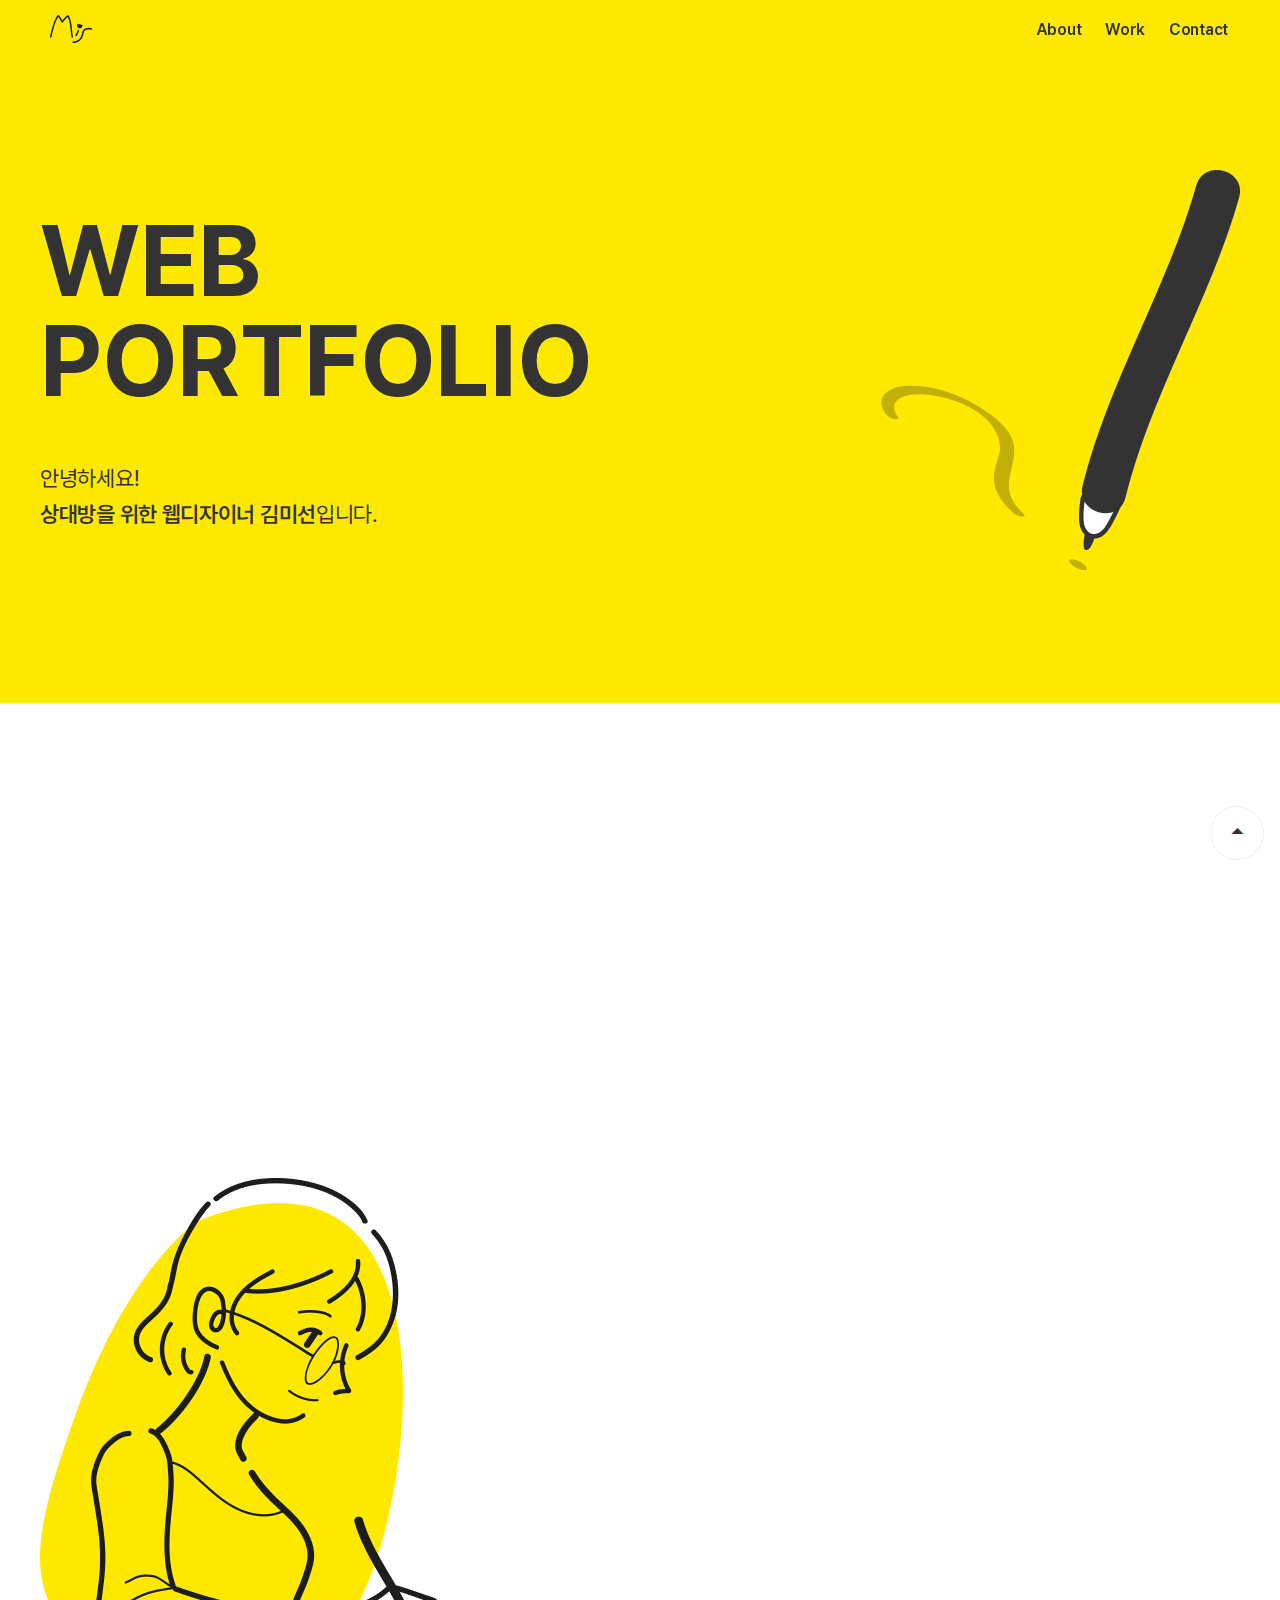
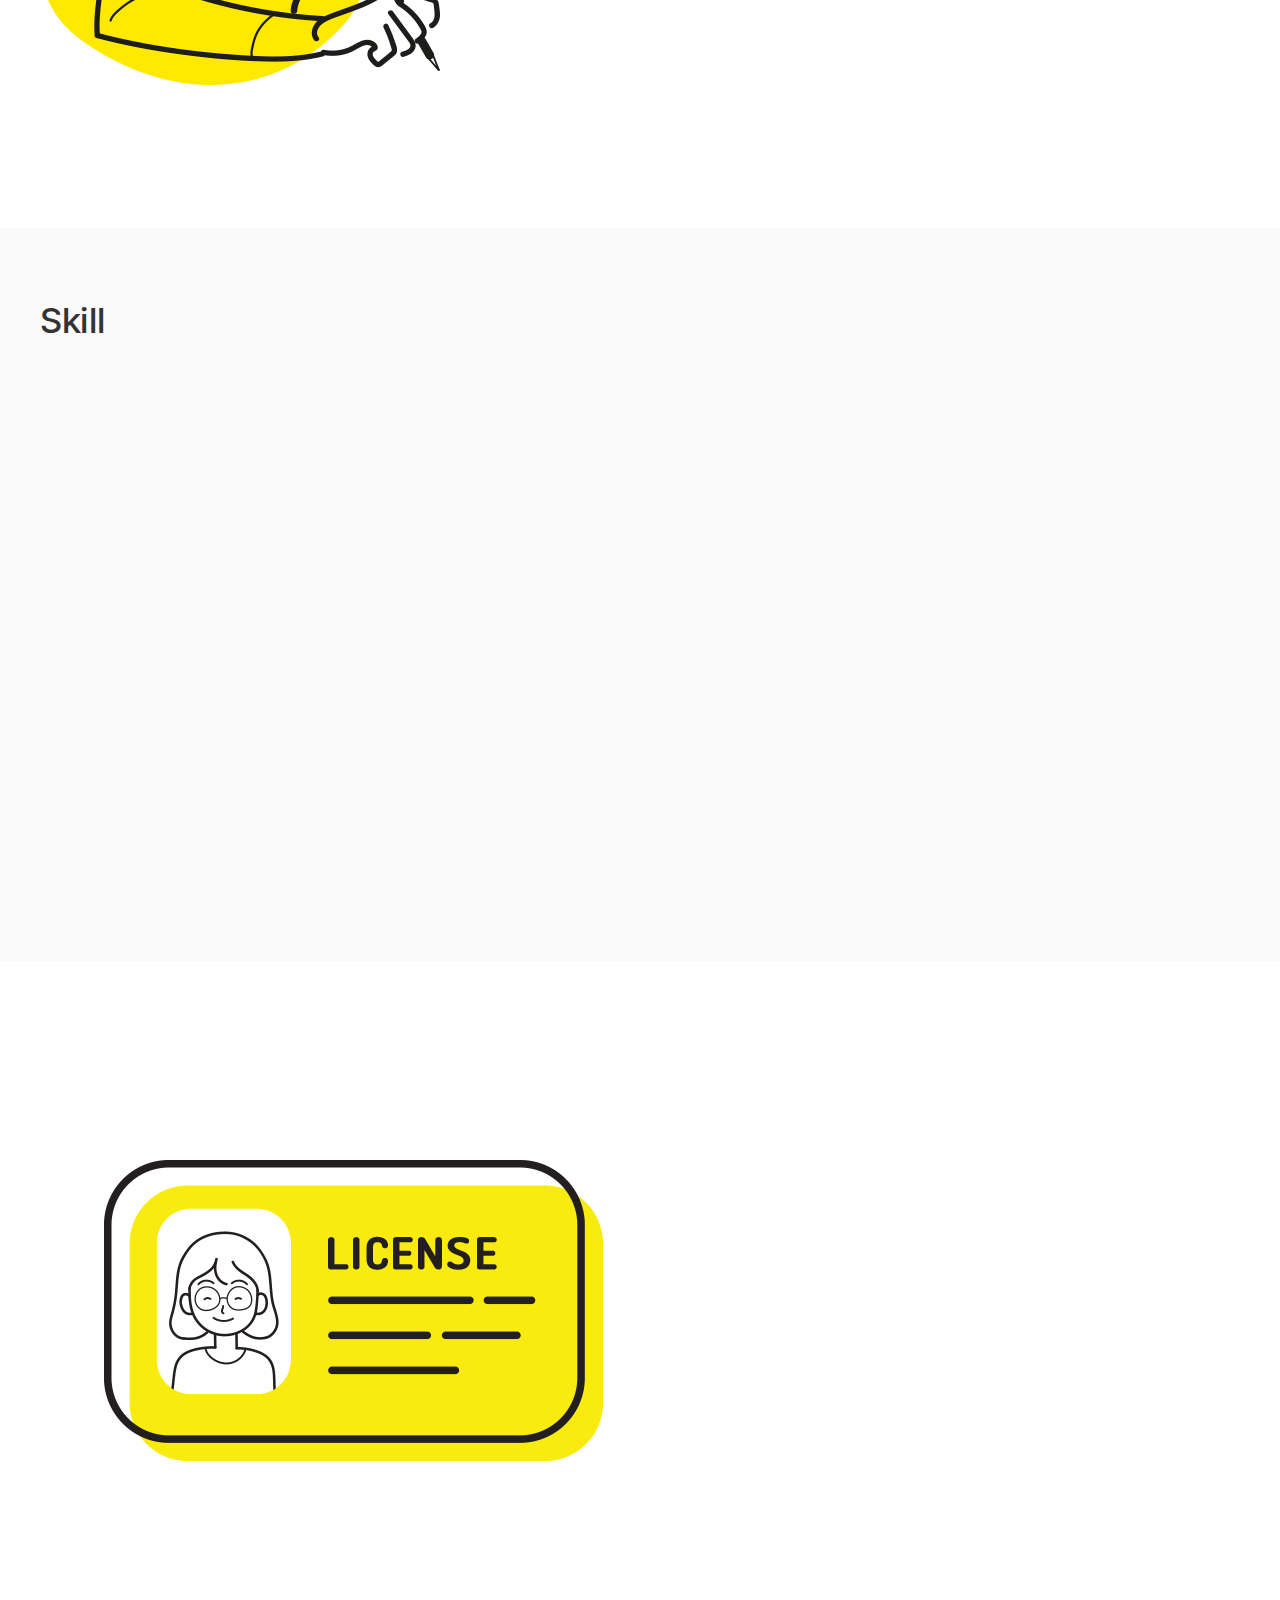
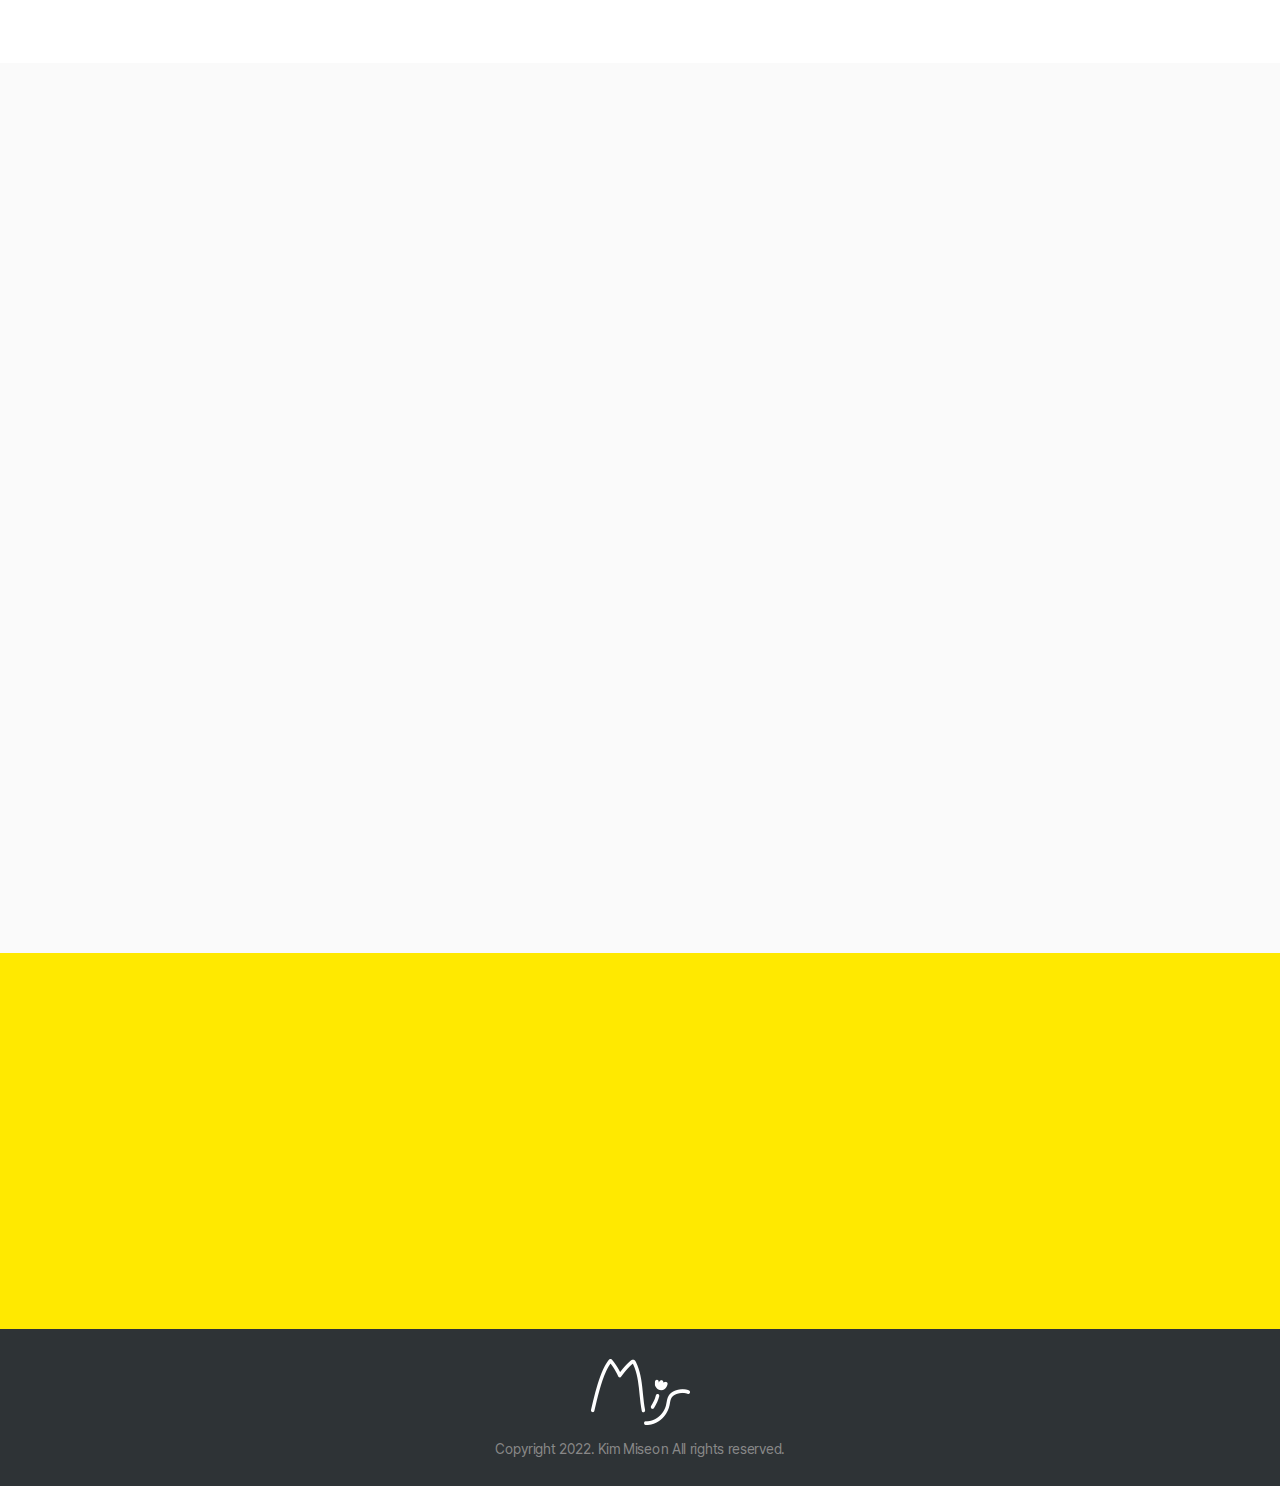
<file: index.html>
<!DOCTYPE html>
<html lang="ko">
<head>
    <meta charset="UTF-8">
    <meta http-equiv="X-UA-Compatible" content="IE=edge">
    <meta name="viewport" content="width=device-width, initial-scale=1.0">

    <!-- 검색엔진 최적화 (SEO) -->
    <meta property="description" content="웹디자이너 김미선의 포트폴리오입니다.">
    <meta property="keywords" content="HTML, CSS, JavaScript, Web, Portfolio">
    <meta property="author" content="Kim Miseon">
    <meta property="og:site_name" content="MS WEB Portfolio">
    <meta property="og:title" content="MS WEB Portfolio">
    <meta property="og:description" content="웹디자이너 김미선의 포트폴리오입니다.">
    <meta property="og:type" content="website">
    <meta property="og:url" content="https://moseon7580.github.io/">
    <!-- 썸네일 권장크기 1200*630 -->
    <meta property="og:image" content="img/thumbnail.png">

    <title>MS WEB Portfolio</title>
    <link rel="shortcut icon" href="img/favicon.png">
    <link rel="icon" href="img/favicon.png">
    <link rel="apple-touch-icon" href="img/favicon.png">
    <link rel="stylesheet" href="css/reset.css">
    <link rel="stylesheet" href="css/style.css">
    <script src="js/jquery-3.6.0.min.js"></script>
    <script src="js/script.js"></script>
</head>
<body>
    <header class="scroll_on">
        <div class="layout">
            <div class="hd_pc">
                <div class="hd_logo">
                    <a href="#">
                        <img src="img/hd_logo.png" alt="홈페이지 로고">
                    </a>
                </div> <!-- .hd_logo -->
                
                <div class="nav">
                    <ul class="gnb">
                        <li class="gnb_item"><a href="#about">About</a></li>
                        <li class="gnb_item"><a href="#work">Work</a></li>
                        <li class="gnb_item"><a href="#contact">Contact</a></li>
                    </ul> <!-- .gnb -->
                </div> <!-- .nav -->
            </div> <!-- .hd_pc -->

            <div class="hd_m">
                <div class="hd_logo">
                    <a href="#">
                        <img src="img/hd_logo.png" alt="홈페이지 로고">
                    </a>
                </div> <!-- .hd_logo -->
                
                <div class="nav_m">
                    <div class="layout">
                        <ul class="gnb">
                            <li class="gnb_item gnb_item_m"><a href="#about">About</a></li>
                            <li class="gnb_item gnb_item_m"><a href="#work">Work</a></li>
                            <li class="gnb_item gnb_item_m"><a href="#contact">Contact</a></li>
                        </ul> <!-- .gnb -->

                        <div class="btn_wr"><a href="mailto:rlaaltjs7580@naver.com" class="btn_send">이메일 문의</a></div>
                    </div>
                </div> <!-- .nav_m -->

                <div class="btn_menu">
                    <span class="line"></span>
                    <span class="line"></span>
                    <span class="line"></span>
                    
                    <!-- <span class="blind">헤더 메뉴 버튼</span> -->
                </div>
            </div> <!-- .hd_m -->
        </div> <!-- .layout -->
    </header>

    <main>
        <section id="main">
            <div class="layout">
                <div class="wr animate end-fade-in">
                <!-- <div class="wr zoom-in"> -->
                    <div class="left">
                        <img src="img/main_img.png" alt="메인 이미지 (물음표를 그리는 연필)">
                    </div> <!-- .left -->
                    
                    
                    <div class="right">
                        <h2 class="main_txt">
                            <!-- For a good<br>
                            <b>web experience</b> -->
                            <!-- <b>Design & publishing</b> -->
                            <b>web<br>
                             Portfolio</b>
                        </h2>
    
                        <p class="sub_txt">
                            안녕하세요!<br>
                            <strong>상대방을 위한 웹디자이너 김미선</strong>입니다.
                        </p>
                    </div> <!-- .right -->
                </div> <!-- .wr -->


                <a href="#about" class="scroll_down">
                    <span class="arrow_down"></span>
                </a>
            </div> <!-- .layout -->
        </section> <!-- #main -->

        <section id="about">
            <div class="intro">
                <div class="layout">
                    <div class="wr">
                        <h3 class="tit animate fade-up">
                            <!-- <strong>다재다능한 디자이너</strong>를<br>
                            찾아 헤메는 당신께. -->

                            <!-- <strong>ABOUT</strong> -->

                            <strong>상대방</strong>을 위해<br>
                            작업해요
                        </h3> <!-- .tit -->
                        
                        <p class="sub_txt animate fade-up">
                        <!-- <p class="sub_txt animate fade-up" data-delay="2000"> -->
                            디자인은 사용자가 원하는 것을 더욱 쉽고 편리하게 사용할 수 있게합니다.<br>
                            자기만족 디자인을 지양하며, 여러 사람들의 피드백을 받아 발전하는 유연한 디자이너입니다.<br>
                            그리고 함께 작업하는 사람들을 생각하며 최대한 효율적이고 직관적인 코딩을 지향합니다.
                        </p> <!-- .sub_txt -->
                    </div> <!-- .wr -->
                </div> <!-- .layout -->
            </div> <!-- .intro -->

            <div class="info">
                <div class="layout">
                    <div class="img_wr">
                        <img src="img/about_img.png" alt="자기소개 본인 일러스트">
                    </div> <!-- .img_wr -->

                    <div class="info_wr">
                        <div class="left">
                            <div class="txt_wr animate fade-right">
                                <h4 class="sub_tit">WHO</h4>

                                <ul class="sub_txt">
                                    <li>김미선</li>
                                    <li>2000. 08. 08</li>
                                </ul>
                            </div> <!-- .txt_wr -->

                            <div class="txt_wr animate fade-right">
                                <h4 class="sub_tit">CONTACT</h4>

                                <ul class="sub_txt">
                                    <li>
                                        <a href="tel:010-4342-7580" class="use_icon">
                                            <span class="material-symbols-outlined icon"> call</span> 
                                            <span>010-4342-7580</span>
                                        </a>
                                    </li>
                                    <li>
                                        <a href="mailto:rlaaltjs7580@naver.com" class="use_icon">
                                            <span class="material-symbols-outlined icon"> mail </span>
                                            <span>rlaaltjs7580@naver.com</span>
                                        </a>
                                    </li>
                                </ul>
                            </div> <!-- .txt_wr -->

                            <div class="txt_wr animate fade-right">
                                <h4 class="sub_tit">ACTIVITY</h4>

                                <ul class="sub_txt">
                                    <li>
                                        <span class="date">2018. 03 ~ 2018. 10</span>
                                        <p class="sub_txt">
                                            인터넷윤리 창작 콘텐츠 공모전 (동영상)
                                        </p>
                                    </li>
                                </ul>
                            </div> <!-- .txt_wr -->                            
                        </div> <!-- .left -->

                        <div class="right">
                            <div class="txt_wr">
                                <h4 class="sub_tit animate fade-right">HISTORY</h4>

                                <ul class="sub_txt">
                                    <li class="animate fade-right">
                                        <span class="date">2021.08 ~ 2022.01</span>
                                        <p class="sub_txt">
                                            (주)지니소프트 R&D팀<br>
                                            웹 디자인, 웹 퍼블리싱, 편집 디자인 업무 담당
                                        </p>
                                    </li>
                                    <li class="animate fade-right">
                                        <span class="date">2019.07 ~ 2020.06</span>
                                        <p class="sub_txt">
                                            SBS컴퓨터아카데미 포토샵 · 일러스트 심화반,<br>
                                            UX·UI 디자인, 웹퍼블리셔 과정 수료
                                        </p>
                                    </li>
                                    <li class="animate fade-right">
                                        <span class="date">2018.03 ~ 2018.12</span>
                                        <p class="sub_txt">
                                            호남직업전문학교 광고영상제작 과정 수료
                                        </p>
                                    </li>
                                    <li class="animate fade-right">
                                        <span class="date">2016.03 ~ 2019.02</span>
                                        <p class="sub_txt">
                                            전남여자고등학교 졸업
                                        </p>
                                    </li>
                                </ul>
                            </div> <!-- .txt_wr -->
                        </div> <!-- .right -->
                    </div> <!-- .info_wr -->
                </div> <!-- .layout -->
            </div> <!-- .info -->

            <!-- 전체적으로 내용 다시 점검하고 다시 작성하기 -->
            <div class="skill">
                <div class="layout">
                    <h3 class="tit">Skill</h3>

                    <div class="wr">
                        <div class="txt_wr animate fade-up">
                            <h4 class="sub_tit">반응형 웹 디자인</h4>
    
                            <p class="sub_txt">
                                여러 기기(PC, 태블릿, 스마트폰 등)의 크기에 맞는 웹을 디자인합니다. 서비스되고 있는 웹사이트들을 주로 참고하여 사용자가 익숙하고 편한 디자인을 합니다.
                            </p>
                        </div>


                        <div class="txt_wr animate fade-up">
                            <h4 class="sub_tit">반응형 웹 퍼블리싱</h4>
    
                            <p class="sub_txt">
                                미디어 쿼리문을 이용해 여러 기기(PC, 태블릿, 스마트폰 등) 크기에 맞는 웹을 코딩합니다. 어느 브라우저를 사용해도 동일한 웹 경험을 할 수 있도록 크로스 브라우징(Cross Browsing)에 신경쓰고있습니다. HTML, CSS, JavaScript(Jquery) 등을 사용하여 코딩합니다.
                            </p>
                        </div>


                        <div class="txt_wr animate fade-up">
                            <h4 class="sub_tit">그누보드5 기반 웹 퍼블리싱</h4>
    
                            <p class="sub_txt">
                                그누보드5를 디자인 시안에 맞게 커스텀 할 수 있습니다. 그누보드 쇼핑몰 플러그인인 영카트도 작업 가능합니다.
                            </p>
                        </div>


                        <div class="txt_wr animate fade-up">
                            <h4 class="sub_tit">벡터 작업물 제작</h4>
    
                            <p class="sub_txt">
                                Adobe Illustrator를 사용하여 인쇄물, 로고, 그래픽 일러스트 등을 만듭니다.
                            </p>
                        </div>


                        <div class="txt_wr animate fade-up">
                            <h4 class="sub_tit">디지털 드로잉</h4>
    
                            <p class="sub_txt">
                                Adobe Photoshop, Adobe Illustrator, CLIP STUDIO PAINT 등의 그래픽툴을 이용해 필요한 일러스트를 그립니다.
                            </p>
                        </div>


                        <div class="txt_wr animate fade-up">
                            <h4 class="sub_tit">영상편집</h4>
    
                            <p class="sub_txt">
                                Adobe Premiere Pro, Adobe After Effects를 통해 컷편집, 자막설정, 색보정, 음향편집 등을 하며 영상을 제작합니다.
                            </p>
                        </div>


                        <div class="txt_wr animate fade-up">
                            <h4 class="sub_tit">문서작업</h4>
    
                            <p class="sub_txt">
                                아래한글, 파워포인트를 사용해 문서제작 및 수정 할 수 있습니다.
                            </p>
                        </div> 
                        
                        
                        <!-- <div class="txt_wr">
                            <h4 class="sub_tit">일러스트, 포토샵</h4>
    
                            <p class="sub_txt">
                                웹디자인, 편집디자인, 그래픽디자인 등 여러 디자인 작업을 무리없이 
                                가능합니다. 포토샵으론 사진보정, 누끼따기, 합성, 웹디자인 시안 
                                제작 등 가능합니다. 일러스트로는 도형툴과 펜툴 등을 이용해 벡터 
                                일러스트를 그릴 수 있고, 편집디자인(명함, 포스터, 현수막 등) 
                                작업을 할 수 있습니다.
                            </p>
                        </div>
    
                        <div class="txt_wr">
                            <h4 class="sub_tit">jquery, javascript</h4>
    
                            <p class="sub_txt">
                                웹사이트에 필요한 애니메이션 또는 이용자와 상호작용이 필요한 요소들을 제작합니다. 항상 탐색을 최소화하면서 어떻게 더 효율적인 코드를 쓸 수 있을까 고민하며 구글링을 합니다.
                            </p>
                        </div>
    
                        <div class="txt_wr">
                            <h4 class="sub_tit">반응형 웹페이지 제작 가능</h4>
    
                            <p class="sub_txt">
                                미디어 쿼리문을 이용해 주요 기기(pc, 태블릿, 모바일)의 폭에 맞춤 제작, 처음 만들 때부터 반응형 웹페이지를 염두에 두고 컨텐츠가 어떻게 줄어들고 늘어날지 생각하며 디자인함. 
                                제작 후에는 주변 기기들을 최대한 빌려와 어떤 환경이든 불편함이 없는지 꼭 테스트함.
                            </p>
                        </div>
    
                        <div class="txt_wr">
                            <h4 class="sub_tit">크로스 브라우징 고려해 제작 가능</h4>
    
                            <p class="sub_txt">
                                IE에서 잘 나오는지 염두에 두면서 작업. 최대한 ie 이용자들도 웹사이트를 사용하는데 문제가 없도록(다른 브라우저 이용자들과 최대한 비슷한 사용감을 느끼도록) 제작하고있음. 
                                IE에서 나오지 않는 코드들은 대체 가능한 코드로 수정함. 사용하려는 태그나 속성들이 어느 브라우저까지 지원하는지 고려하고 작업에 들어감. 그리고 애플 사파리 브라우저도 확인하면서 잘 나오는지 확인.
                            </p>
                        </div>
    
                        <div class="txt_wr">
                            <h4 class="sub_tit">프리미어 프로, 애프터 이펙트(영상편집 툴)</h4>
    
                            <p class="sub_txt">
                                컷편집, 자막넣기, 색보정, 누끼따기, 음향편집을 하며 간단한 영상을 제작할 수 있습니다.
                            </p>
                        </div>
    
                        <div class="txt_wr">
                            <h4 class="sub_tit">문서작업</h4>
    
                            <p class="sub_txt">
                                아래한글, 파워포인트 능숙하게 가능. 엑셀은 기본적인 기능만 사용할 수 있지만 예전에 자격증을 딴 적 있기 때문에 모르는 기능은 검색하면서 적절하게 사용 가능.
                            </p>
                        </div> -->
                    </div> <!-- .wr -->
                </div> <!-- .layout -->
            </div> <!-- .skill -->

            <div class="license">
                <div class="layout">
                    <div class="left">
                        <img src="img/license.png" alt="자격증 일러스트">
                    </div>
                    

                    <div class="right">
                        <h3 class="tit animate fade-right">
                            저는 이런 <strong>자격증</strong>을<br>
                            가지고 있습니다.
                        </h3> <!-- .tit -->
    
                        <ul class="sub_txt">
                            <li class="animate fade-right">
                                <span class="date">2018.12</span>
                                <p class="sub_txt">
                                    컴퓨터그래픽스운용기능사, GTQ 포토샵 1급
                                </p>
                            </li>
    
                            <li class="animate fade-right">
                                <span class="date">2018.07</span>
                                <p class="sub_txt">
                                    GTQ 일러스트 2급
                                </p>
                            </li>
    
                            <li class="animate fade-right">
                                <span class="date">2018.05</span>
                                <p class="sub_txt">
                                    디지털정보활용능력 (DIAT) 스프레드시트, 아래한글, 프레젠테이션 고급
                                </p>
                            </li>
    
                            <li class="animate fade-right">
                                <span class="date">2018.04</span>
                                <p class="sub_txt">
                                    디지털영상편집2급
                                </p>
                            </li>
                        </ul> <!-- .sub_txt -->
                    </div>
                </div> <!-- .layout -->
            </div> <!-- .license -->
        </section> <!-- #about -->
 
        <section id="work">
            <div class="layout">
                <h3 class="tit animate fade-up">Work</h3>

                <ul class="cate animate fade-up">
                    <li class="cate_menu on"><a href="#" title="all">All</a></li>
                    <li class="cate_menu"><a href="#" title="web">Web</a></li>
                    <li class="cate_menu"><a href="#" title="app">App</a></li>
                    <li class="cate_menu"><a href="#" title="graphic">Graphic</a></li>
                    <li class="cate_menu"><a href="#" title="etc">Etc</a></li>
                </ul> <!-- .cate -->

                <div class="work_wr animate fade-up">
                    <div class="work_item" data-type="web">
                        <a href="/work/work_view_exam.html" class="work_item_wr">
                            <img src="img/work_item_001.png" class="thumbnail" alt="">
                            <div class="txt_box">
                                <span class="work_type">web</span>
                                <h4 class="tit">텍스트1</h4>
                            </div>
                            
                            <div class="hover_txt_box">
                                <div class="txt_box_wr">
                                    <span class="work_type"></span>
                                    <h4 class="tit"></h4>
                                </div>
                            </div>
                        </a> <!-- .work_item_wr -->
                    </div> <!-- .work_item -->


                    <div class="work_item" data-type="graphic">
                        <a href="/work/work_view_exam.html" class="work_item_wr">
                            <img src="img/work_item_002.png" class="thumbnail" alt="">
                            <div class="txt_box">
                                <span class="work_type">graphic</span>
                                <h4 class="tit">텍스트2</h4>
                            </div>
                            
                            <div class="hover_txt_box">
                                <div class="txt_box_wr">
                                    <span class="work_type"></span>
                                    <h4 class="tit"></h4>
                                </div>
                            </div>
                        </a> <!-- .work_item_wr -->
                    </div> <!-- .work_item -->
                </div> <!-- .work_wr -->
            </div> <!-- .layout -->
        </section> <!-- #work -->

        <section id="contact">
            <div class="layout">
                <div class="left animate zoom-in">
                    <img src="img/contact_img.png" alt="메일 보내기">
                </div> <!-- .left -->
                
                <div class="right animate zoom-in">
                    <h3 class="tit">Contact</h3>
    
                    <p class="sub_txt">
                        안녕하세요! 웹디자이너 김미선입니다.<br>
                        제 작업물에 대해 궁금하신 점이 있으시다면 하단 이메일 문의 버튼으로 편하게 문의해주세요.<br>
                        방문해주셔서 감사합니다.
                    </p>
                    
                    <a class="btn btn_send" href="mailto:rlaaltjs7580@naver.com">
                        이메일 문의
                        <span class="material-symbols-outlined"> mail </span>
                    </a>
                    <a class="btn btn_resume" href="#">
                        이력서 다운받기
                        <span class="material-symbols-outlined"> download </span>
                    </a>
                    <!-- pdf 뷰어 연결 -->
                    <!-- <a class="btn btn_resume" href="#">
                        <span class="material-symbols-outlined"> contact_page </span>이력서 보기
                    </a> -->
                </div> <!-- .right -->
            </div> <!-- .layout -->
        </section> <!-- #contact -->
    </main>

    <footer>
        <div class="layout">
            <div class="ft_logo">
                <a href="#">
                    <img src="img/ft_logo.png" alt="홈페이지 하단 로고">
                </a>
            </div> <!-- .ft_logo -->
    
            <!-- <ul class="ft_menu gnb">
                <li class="gnb_item"><a href="#about">About</a></li>
                <li class="gnb_item"><a href="#work">Work</a></li>
                <li class="gnb_item"><a href="#contact">Contact</a></li>
            </ul> .ft_menu -->
    
            <p class="copy">
                Copyright 2022. Kim Miseon All rights reserved.
            </p>
        </div> <!-- .layout -->
    </footer>

    <button id="btn_top">
        <span class="material-symbols-outlined"> arrow_drop_up </span>
        <span class="blind">페이지 최상단으로</span>
    </button>
</body>
</html>
</file>
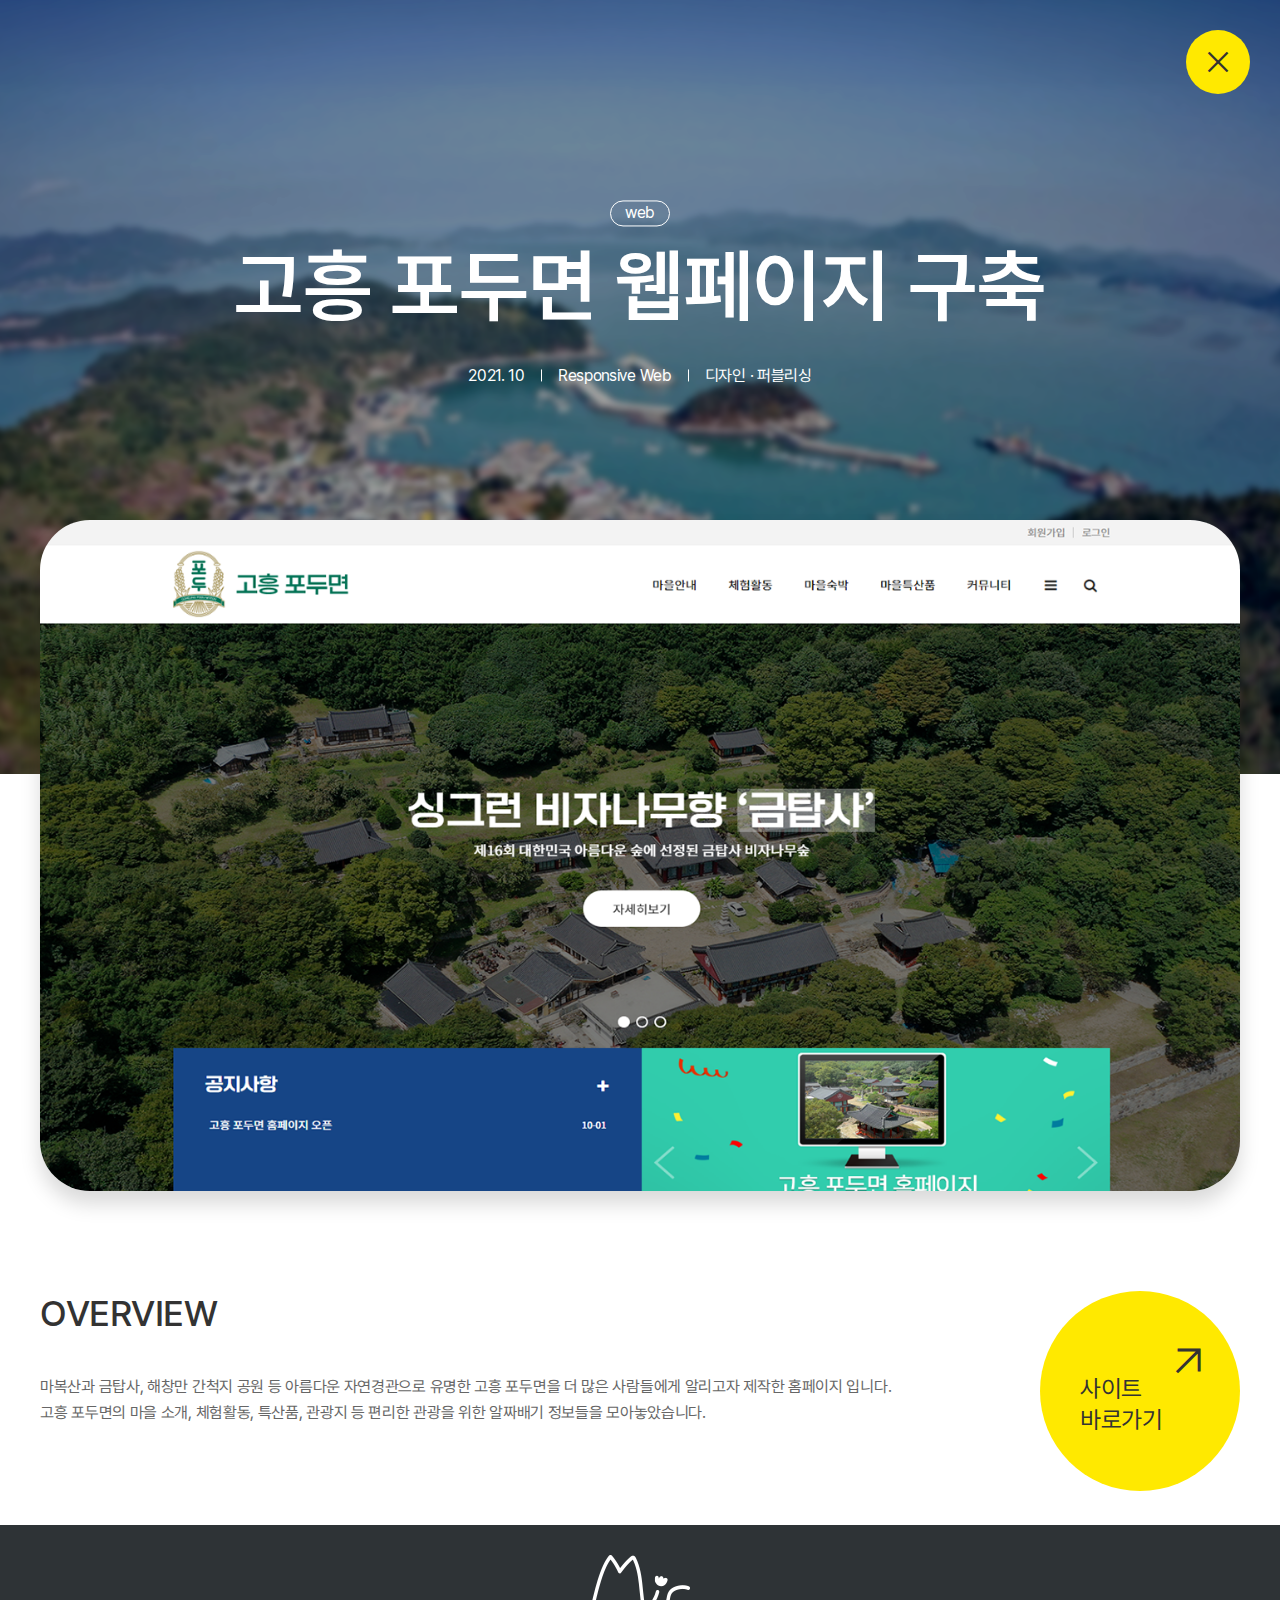
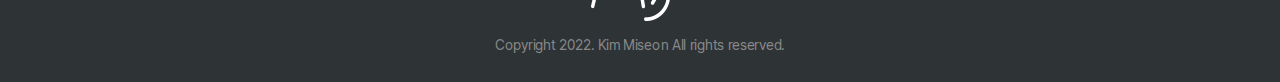
<file: work/work_view_exam.html>
<!DOCTYPE html>
<html lang="ko">
<head>
    <meta charset="UTF-8">
    <meta http-equiv="X-UA-Compatible" content="IE=edge">
    <meta name="viewport" content="width=device-width, initial-scale=1.0">

    <!-- 검색엔진 최적화 (SEO) -->
    <meta property="description" content="웹디자이너 김미선의 포트폴리오입니다.">
    <meta property="keywords" content="HTML, CSS, JavaScript, Web, Portfolio">
    <meta property="author" content="Kim Miseon">
    <meta property="og:site_name" content="MS WEB Portfolio">
    <meta property="og:title" content="MS WEB Portfolio">
    <meta property="og:description" content="웹디자이너 김미선의 포트폴리오입니다.">
    <meta property="og:type" content="website">
    <meta property="og:url" content="https://moseon7580.github.io/">
    <!-- 썸네일 권장크기 1200*630 -->
    <meta property="og:image" content="../img/thumbnail.png">

    <title>MS WEB Portfolio | 프로젝트명</title>
    <link rel="shortcut icon" href="../img/favicon.png">
    <link rel="icon" href="../img/favicon.png">
    <link rel="apple-touch-icon" href="../img/favicon.png">
    <link rel="stylesheet" href="../css/reset.css">
    <link rel="stylesheet" href="../css/style.css">
    <link rel="stylesheet" href="../css/work_view.css">
    <script src="../js/jquery-3.6.0.min.js"></script>
    <script src="../js/script.js"></script>
</head>
<body>
    <header>
        <!-- <div class="layout"> -->
            <!-- <div class="hd_logo">
                <a href="#">
                    <img src="../img/hd_logo.png" alt="홈페이지 로고">
                </a>
            </div> -->

            <!-- 클릭 시 이전 페이지(홈 - #work 부분)으로 가야함. -->
            <!-- <a href="#" onclick="history.back();"> -->
            <a class="btn_close" href="../index.html#work">
                <span class="material-symbols-outlined"> close </span>
            </a>
        <!-- </div> -->
    </header>


    <main class="work_view">
        <div class="visual_area">
            <div class="visual_box">
                <div class="layout">
                    <div class="txt_box">
                        <span class="work_type">web</span>
                        <h2 class="tit">고흥 포두면 웹페이지 구축</h2>
                        <!-- <h3 class="sub_tit">아름다운 고흥 포두면 홍보 사이트 구축</h3> -->
                        <div class="work_info">
                            <span>2021. 10</span>
                            <span>Responsive Web</span>
                            <span>디자인 · 퍼블리싱</span>
                            <!-- <span>HTML5, CSS, JavaScript(Jquery), Gnuboard</span> -->
                        </div>

                        <!-- <a href="http://podu.co.kr/">사이트 바로가기</a> -->
                    </div>
                </div>
            </div>
        </div>

        <div class="site_info">
            <div class="layout">
                <div class="visual_img_wr">
                    <img src="../img/work/visual_img.png" alt="Lorem ipsum">
                </div>
    
                <div class="overview">
                    <div class="txt_box">
                        <h3 class="tit">OVERVIEW</h3>
                        <p class="sub_txt">
                            마복산과 금탑사, 해창만 간척지 공원 등 아름다운 자연경관으로 유명한 고흥 포두면을 더 많은 사람들에게 알리고자 제작한 홈페이지 입니다.<br>
                            고흥 포두면의 마을 소개, 체험활동, 특산품, 관광지 등 편리한 관광을 위한 알짜배기 정보들을 모아놓았습니다.
                        </p>
                    </div>

                    <a href="http://podu.co.kr/" target="_blank" class="btn_site">
                        <span class="txt">사이트<br>
                        바로가기</span>

                        <span class="material-symbols-outlined">
                            arrow_outward
                            </span>
                    </a>
                </div>
            </div>
        </div>
    </main>


    <footer>
        <div class="layout">
            <div class="ft_logo">
                <a href="#">
                    <img src="../img/ft_logo.png" alt="홈페이지 하단 로고">
                </a>
            </div> <!-- .ft_logo -->
    
            <!-- <ul class="ft_menu gnb">
                <li class="gnb_item"><a href="#about">About</a></li>
                <li class="gnb_item"><a href="#work">Work</a></li>
                <li class="gnb_item"><a href="#contact">Contact</a></li>
            </ul> .ft_menu -->
    
            <p class="copy">
                Copyright 2022. Kim Miseon All rights reserved.
            </p>
        </div> <!-- .layout -->
    </footer>
</body>
</file>
<file: css/style.css>
/* 아이콘 설정 */
@font-face {
	font-family: 'Material Symbols Outlined';
	font-style: normal;
	font-weight: 400;
	src: url(font/google_icon/google_icon.woff2) format('woff2');
}  
.material-symbols-outlined {
	font-family: 'Material Symbols Outlined';
	font-weight: normal;
	font-style: normal;
	font-size: 24px;
	line-height: 1;
	letter-spacing: normal;
	text-transform: none;
	display: inline-block;
	white-space: nowrap;
	word-wrap: normal;
	direction: ltr;
	-webkit-font-feature-settings: 'liga';
	-webkit-font-smoothing: antialiased;
}

/* 폰트 설정 */
@font-face {
	font-family: 'Pretendard Variable';
	font-weight: 45 920;
	font-style: normal;
	font-display: swap;
	src: local('Pretendard Variable'), url('font/PretendardVariable/PretendardVariable.woff2') format('woff2-variations');
}
html, body {
    font-family: 'Pretendard Variable', system-ui, -apple-system, BlinkMacSystemFont, 'Segoe UI', Roboto, Oxygen, Ubuntu, Cantarell, 'Open Sans', 'Helvetica Neue', sans-serif;
	color: #333;
	letter-spacing: -0.3px;
}



/* 웹 접근성 */
.blind {
	display: none;
}



/* 공통 CSS */
a {
	color: inherit;
	text-decoration: none;
}
.layout {
	max-width: 1200px;
	margin: 0 auto;
	padding: 0 16px;
}
.scroll_disable {
	overflow: hidden;
}
.tit {
	font-size: 2.25rem;
    font-weight: 500;
	line-height: 1.3;
}
.sub_tit {
	font-size: 1.125rem;
	font-weight: 700;
	margin-bottom: 14px;
}
.sub_txt {
	font-size: 1rem;
	color: #666;
	line-height: 1.6;
	word-break: keep-all;
}
.date {
	font-size: 0.813rem;
	color: #f3bd00;
	display: block;
	font-weight: 700;
}



/* 스크롤 위치에 반응하는 애니메이션 */
.zoom-in, .fade-up, .fade-right, .fade-in {
	opacity: 0;
}
.end-zoom-in {
	animation: zoom-in 1.4s;
}
.end-fade-up {
	animation: fade-up 1.4s;
}
.end-fade-right {
	animation: fade-right 1.4s;
}
.end-fade-in {
	animation: fade-in 1.6s;
}
@keyframes zoom-in {
	from {opacity: 0; transform: scale(.7,.7)}
	to {opacity: 1;}
}
@keyframes center-zoom-in {
	from {opacity: 0; transform: scale(.7,.7) translate(-50%, -50%)}
	to {opacity: 1;}
}
@keyframes fade-up {
	from {opacity: 0; transform: translate3d(0, 100px, 0)}
	to {opacity: 1;}
}
@keyframes fade-right {
	from {opacity: 0; transform: translate3d(-100px, 0, 0)}
	to {opacity: 1;}
}
@keyframes fade-in {
	from {opacity: 0;}
	to {opacity: 1;}
}



/* 헤더 */
header {
	position: fixed;
	left: 0;
	right: 0;
	top: 0;
	z-index: 999;
	height: 60px;
	backdrop-filter: blur(5px);
}
header .hd_pc {
	display: flex;
    align-items: center;
    justify-content: space-between;
	backdrop-filter: blur(5px);
}
header .hd_pc .hd_logo a {
	display: block;
}
header .hd_pc .hd_logo a img {
	padding: 14.5px 10px;
}
header .hd_pc .nav .gnb {
	display: flex;
}
header .hd_pc .nav .gnb .gnb_item a {
	display: block;
	padding: 22px 12px;
	font-weight: 600;
	position: relative;
	transition: .3s;
}
header .hd_pc .nav .gnb .gnb_item:hover a {
	font-weight: 900;
}
header .hd_pc .nav .gnb .gnb_item a::before {
	display: block;
	content: "";
	clear: both;
	width: 0%;
	height: 7px;
	background: #ffe900;
    position: absolute;
    left: 50%;
    top: 50%;
    transform: translate(-50%, -50%) rotate(-12deg);
	z-index: -1;
	transition: .2s;
}
header .hd_pc .nav .gnb .gnb_item:hover a::before {
	width: 88%;
}

header .hd_m {
	display: flex;
    align-items: center;
    justify-content: space-between;
	display: none;
}
header .hd_m .hd_logo {
	z-index: 100;
}
header .hd_m .hd_logo a {
    display: block;
    padding: 14.5px 10px;
}
header .hd_m .nav_m {
	position: fixed;
    background: #fff;
    left: 0;
    top: 0;
    right: 0;
    bottom: 0;
	padding-top: 140px;
	text-align: center;
	display: block;
	opacity: 0;
	transition: .3s;
	visibility: hidden;
}
header .hd_m .nav_m.show_list {
	opacity: 1;
	visibility: visible;
}
header .hd_m .nav_m .layout {
	position: absolute;
    top: 50%;
    left: 50%;
    transform: translate(-50%, -50%);
	width: 100%;
}
header .hd_m .nav_m .gnb .gnb_item {
	font-size: 2.5rem;
    font-weight: 700;
	text-transform: uppercase;
}
header .hd_m .nav_m .gnb .gnb_item a {
    padding: 12px 0;
    display: block;
}
header .hd_m .nav_m .btn_wr {
	margin-top: 60px;
}
header .hd_m .nav_m .btn_wr .btn_send {
    border: 1px solid #333;
    padding: 20px 56px;
    border-radius: 60px;
	display: inline-block;
	transition: .3s;
}
header .hd_m .nav_m .btn_wr .btn_send:hover {
	color: #fff;
	background-color: #333;
}
header .hd_m .btn_menu {
	z-index: 100;
	width: 30px;
	height: 25px;
	cursor: pointer;
	padding: 17.5px 10px;
}
header .hd_m .btn_menu span {
    background-color: #333;
    display: block;
    width: 100%;
    height: 4px;
	border-radius: 4px;
}
header .hd_m .btn_menu span:nth-child(1) {
	animation: outT 0.8s backwards;
	animation-direction: reverse;
}
header .hd_m .btn_menu span:nth-child(2) {
	margin: 5px 0;
	animation: outM 0.8s backwards;
	animation-direction: reverse;
}
header .hd_m .btn_menu span:nth-child(3) {
	animation: outBtm 0.8s backwards;
	animation-direction: reverse;
}
header .hd_m .btn_menu.on span:nth-child(1) {
	animation: inT 0.8s forwards;
}
header .hd_m .btn_menu.on span:nth-child(2) {
	animation: inM 0.8s forwards;
}
header .hd_m .btn_menu.on span:nth-child(3) {
	animation: inBtm 0.8s forwards;
}



/* 메인 */
#main {
	background: #ffe900;
	position: relative;
}
#main .layout .wr {
	display: flex;
	justify-content: space-between;
	align-items: center;
	padding: 170px 0 130px;
	flex-direction: row-reverse;
}
#main .right .main_txt {
	font-size: 6.25rem;
	text-transform: uppercase;
	font-weight: 200;
	margin-bottom: 50px;
}
#main .right .main_txt b {
	font-weight: 700;
}
#main .right .sub_txt {
	font-size: 1.375rem;
	color: #333;
}
#main .right .sub_txt strong {
	font-weight: 600;
}
#main .scroll_down {
    display: none;
    position: absolute;
    bottom: 0;
    left: 50%;
    transform: translateX(-50%);
    width: 90px;
    height: 70px;
}
#main .arrow_down {
    animation: scrollDown 1.2s cubic-bezier(1, 0, 0, 1) infinite;
    position: absolute;
    width: 2px;
    height: 100%;
    background: #fff;
    left: 50%;
    transform: translateX(-50%);
}



/* ABOUT */
#about {
	padding-top: 180px;
}
#about .intro {
	margin-bottom: 180px;
}
#about .intro .wr {
	display: flex;
	justify-content: space-between;
	/* align-items: center; */
}
#about .intro .tit {
	color: #b4b4b4;
}
#about .intro .tit strong {
	color: #333;
}
#about .intro .sub_txt {
    font-size: 1.125rem;
    max-width: 630px;
    width: 100%;
	line-height: 1.6;
	word-break: keep-all;
}

#about .info {
	margin-bottom: 140px;
}
#about .info .layout {
	display: flex;
    justify-content: space-between;
    align-items: center;
}
#about .info .info_wr {
	display: flex;
}
#about .info .info_wr .left {
	margin-right: 80px;
}
#about .info .info_wr .left .txt_wr .sub_txt li a::after {
	transition: .2s;
	width: 0;
	display: block;
	content: "";
	height: 7px;
	background: #ffe900;
	position: absolute;
	bottom: 2px;
	left: 0;
	z-index: -1;
}
#about .info .info_wr .left .txt_wr .sub_txt li a:hover::after {
	width: 100%;
}
#about .info .info_wr .left .txt_wr .sub_txt li .use_icon {
	display: inline-flex;
	align-items: center;
	position: relative;
}
#about .info .info_wr .left .txt_wr .sub_txt li .use_icon .icon {
	margin-right: 6px;
	font-size: 1.25rem;
}
#about .info .info_wr .txt_wr:not(:last-child) {
	margin-bottom: 66px;
}
#about .info .info_wr .right .txt_wr .sub_txt li:not(:last-child) {
	margin-bottom: 36px;
}


#about .skill {
	background-color: #fafafa;
	word-break: keep-all;
	padding: 70px 0 46px;
}
#about .skill .wr {
	display: grid;
    grid-template-columns: 1fr 1fr;
}
#about .skill .tit {
	margin-bottom: 20px;
}
#about .skill .txt_wr {
	margin: 24px 0;
}
#about .skill .txt_wr:nth-child(odd) { margin-right: 46px; }
#about .skill .txt_wr:nth-child(even) { margin-left: 46px; }
#about .skill .txt_wr .sub_txt {
	line-height: 1.6;
}

#about .license {
	padding: 140px 0;
}
#about .license .layout {
	display: flex;
    justify-content: space-around;
    align-items: center;
}
#about .license .tit {
	margin-bottom: 40px;
}
#about .license .tit strong {
	background-color: #ffe900;
    padding: 0 2px;
    margin: 0px 2px;
}
#about .license .sub_txt li:not(:last-child) {
	margin-bottom: 34px;
}


/* WORK */
#work {
	background-color: #fafafa;
	padding: 70px 0;
}
#work h3.tit {
    margin-bottom: 20px;
	text-align: center;
}
#work .cate {
	display: flex;
    justify-content: space-between;
    font-weight: 400;
	max-width: 300px;
    width: 100%;
    margin: 0 auto;
	transition: .2s;
	margin-bottom: 60px;
}
#work .cate .cate_menu a {
	color: #b4b4b4;
	border: 1px solid #b4b4b4;
	border-radius: 40px;
	padding: 4px 10px;
	transition: .2s;
	display: block;
	font-size: 0.875rem;
}
#work .cate .cate_menu.on a {
	color: #fff;
	background-color: #555;
	border-color: #555;
}
#work .work_wr {
	display: flex;
	flex-wrap: wrap;
}
#work .work_wr .work_item {
	position: relative;
	width: 50%;
}
#work .work_wr .work_item .tit {
	width: 100%;
    overflow: hidden;
    text-overflow: ellipsis;
	font-size: 1.375rem;
}
#work .work_wr .work_item .work_item_wr {
	display: block;
	width: 100%;
	height: 100%;
}
#work .work_wr .work_item .work_item_wr .thumbnail {
	display: block;
	width: 100%;
}
#work .work_wr .work_item .work_item_wr .txt_box {
	position: absolute;
	left: 0;
	bottom: 0;
	width: 100%;
	box-sizing: border-box;
	padding: 0 16px 12px 16px;
	opacity: 1;
	visibility: visible;
	transition: .4s;
	color: #fff;
}
#work .work_wr .work_item .work_item_wr .hover_txt_box {
	width: 100%;
	height: 100%;
	background-color: rgb(255 233 0 / 85%);
	position: absolute;
    left: 0;
    top: 0;
	opacity: 0;
	transition: .4s;
	visibility: hidden;
}
#work .work_wr .work_item:hover .work_item_wr .txt_box {
	opacity: 0;
	visibility: hidden;
}
#work .work_wr .work_item .work_item_wr .work_type {
	text-transform: uppercase;
	font-size: 0.875rem;
	display: inline-block;
	margin-bottom: 2px;
}
#work .work_wr .work_item:hover .work_item_wr .hover_txt_box {
	visibility: visible;
	opacity: 1;
}
#work .work_wr .work_item .work_item_wr .hover_txt_box .txt_box_wr {
	position: absolute;
    left: 50%;
    top: 50%;
    transform: translate(-50%, -50%);
	color: #fff;
	width: 100%;
	text-align: center;
	color: #333;
	box-sizing: border-box;
	padding: 0 16px;
}



/* CONTACT */
#contact {
	background-color: #ffe900;
	padding: 80px 0;
}
#contact .layout {
	display: flex;
	align-items: center;
	justify-content: space-between;
	flex-direction: row-reverse;
}
#contact .left img {
	max-width: 400px;
}
#contact .right .tit {
	margin-bottom: 22px;
}
#contact .right .sub_txt {
	margin-bottom: 36px;
}
#contact .right .btn {
	display: inline-flex;
    align-items: center;
	padding: 6px 10px;
	border: 1px solid #333;
	font-weight: 600;
	transition: .2s;
	font-size: 0.875rem;
}
#contact .right .btn:not(:last-child) {
	margin-right: 4px;
}
#contact .right .btn:hover {
	background-color: #333;
	color: #ffe900;
}
#contact .right .btn span {
	margin-left: 6px;
	font-size: 1.25rem;
}


/* 푸터 */
footer {
	background-color: #2e3336;
	text-align: center;
	padding: 30px 0;
	color: #fff;
}
footer .ft_logo {
	margin-bottom: 14px;
}
footer .ft_logo a {
	display: inline-block;
}
footer .ft_menu {
	display: flex;
	justify-content: center;
}
footer .ft_menu li a {
	display: block;
	padding: 16px 30px;
	transition: .2s;
}
footer .ft_menu li a:hover {
	font-weight: 900;
}
footer .copy {
	color: #888;
	font-size: 0.875rem;
}


/* 페이지 최상단 버튼 */
#btn_top {
    position: fixed;
    right: 16px;
    bottom: 40px;
    width: 54px;
    height: 54px;
    cursor: pointer;
    border: none;
    border-radius: 50%;
	transition: .2s;
	color: #333;
	background-color: #fff;
	border: 1px solid #eee;
}
#btn_top span {
	transform: scale(1.2);
	transition: .2s;
}
#btn_top:hover span {
	transform: translateY(-3px) scale(1.2);
}


/* 미디어 쿼리 */
@media (max-width: 1200px) {
	
}

@media (max-width: 992px) {
	#main .right .main_txt {
		font-size: 4.375rem;
		margin-bottom: 32px;
	}
	#main .right .sub_txt {
		font-size: 1.25rem;
	}
	#main .left {
		display: flex;
		align-items: center;
		justify-content: center;
	}
	#main .left img {
		width: 80%;
	}
	
	
	
	#about {
		padding-top: 150px;
	}
	#about .intro {
		margin-bottom: 160px;
	}
	#about .intro .wr {
		display: block;
		text-align: center;
	}
	#about .intro .tit {
		margin-bottom: 20px;
		line-height: 1.2;
	}
	#about .intro .sub_txt {
		max-width: 100%;
		line-height: 1.5;
	}
	
	#about .info .layout {
		align-items: flex-start;
		justify-content: space-around;
	}
	#about .info .img_wr img {
		width: 86%;
	}
	#about .info .info_wr {
		display: block;
	}
	#about .info .info_wr .left {
		margin-bottom: 70px;
	}

	#about .skill .txt_wr:nth-child(odd) {
		margin-right: 32px;
	}
	#about .skill .txt_wr:nth-child(even) {
		margin-left: 32px;
	}



	#contact .right {
		width: 60%;
	}
	#contact .left {
		width: 40%;
	}
	#contact .left img {
		width: 100%;
	}
}

@media (max-width: 768px) {
	.tit {
		font-size: 1.875rem;
	}
	.sub_txt {
		font-size: 0.875rem;
	}

	
	header {
		backdrop-filter: initial;
	}
	header .hd_pc {
		display: none;
	}
	header .hd_m {
		display: flex;
	}

	
	#main .right .main_txt {
		font-size: 3.375rem;
	}
	#main .right .sub_txt {
		font-size: 1.125rem;
	}
	#main .left img {
		width: 65%;
	}
	

	#about .intro .sub_txt {
		font-size: 1rem;
	}

	#about .info .layout {
		justify-content: space-around;
	}
	#about .info .img_wr img {
		width: 80%;
	}
	#about .info .info_wr {
		width: 50%;
	}
	#about .info .info_wr .left {
		margin-right: 0;
		margin-bottom: 50px;
	}
	#about .info .info_wr .txt_wr:not(:last-child) {
		margin-bottom: 50px;
	}
	#about .info .info_wr .txt_wr .sub_tit {
		font-size: 1rem;
		margin-bottom: 16px;
	}
	#about .info .info_wr .txt_wr .sub_txt li .date {
		font-size: 0.75rem;
	}

	#about .skill h3.tit {
		font-size: 1.875rem;
	}
	#about .skill .sub_tit {
		font-size: 1rem;
	}
	#about .skill .wr {
		display: block;
	}
	#about .skill .txt_wr {
		margin: 60px 0;
	}
	#about .skill .txt_wr:first-child {
		margin-top: 30px;
	}
	#about .skill .txt_wr:nth-child(odd) {
		margin-right: 0;
	}
	#about .skill .txt_wr:nth-child(even) {
		margin-left: 0;
	}


	#work .work_wr .work_item .tit {
		font-size: 1.125rem;
	}
	#work .work_wr .work_item .work_item_wr .work_type {
		font-size: 0.75rem;
	}


	footer .ft_logo a img {
		max-width: 60px;
	}
	footer .ft_menu li a {
		font-size: 0.875rem;
	}
	footer .copy {
		font-size: 0.75rem;
	}
}

@media (max-width: 576px) {
	#main {
		min-height: 100vh;
	}
	/* iOS only */
	@supports (-webkit-touch-callout: none) { 
		#main {
			/* 모바일 상단 주소창 제외 뷰포트 세로값에 맞춤 */
			min-height: -webkit-fill-available;
		}
	}
	/* #main .layout {
		display: flex;
		justify-content: center;
		align-items: center;
		height: 100vh;
	} */
	#main .end-zoom-in {
		animation: center-zoom-in 1.4s;
	}
	#main .layout .wr {
		display: block;
		padding: 0;
		position: absolute;
		transform: translate(-50%, -50%);
		top: 48%;
		left: 50%;
	}
	#main .left {
		margin-bottom: 50px;
	}
	#main .left img {
		max-width: 150px;
	}
	#main .right {
		text-align: center;
	}
	#main .right .main_txt {
		font-size: 3rem;
		margin-bottom: 24px;
	}
	#main .scroll_down {
		display: block;
	}


	#about .info .layout {
		display: block;
	}
	#about .info .img_wr {
		margin-bottom: 70px;
	}
	#about .info .img_wr img {
		max-width: 280px;
		display: block;
		margin: 0 auto;
	}
	#about .info .info_wr {
		text-align: center;
		width: 100%;
	}
	
	
	#work .cate {
		margin-bottom: 46px;
	}
	#work .cate .cate_menu a {
		font-size: 0.875rem;
	}
	#work .work_wr {
		display: block;
	}
	#work .work_wr .work_item {
		width: 100%;
	}


	#contact .layout {
		display: block;
	}
	#contact .left {
		width: 100%;
		margin-bottom: 50px;
	}
	#contact .left img {
		display: block;
		margin: 0 auto;
		max-width: 220px;
	}
	#contact .right {
		text-align: center;
		width: 100%;
	}
}

@media (max-width: 320px) {
	
}



@keyframes inT {
    0% {
        transform: translateY(0px) rotate(0deg);
    }
    50% {
        transform: translateY(9px) rotate(0deg);
    }
    100% {
        transform: translateY(9px) rotate(135deg);
    }
}

@keyframes outT {
    0% {
        transform: translateY(0px) rotate(0deg);
    }
    50% {
        transform: translateY(9px) rotate(0deg);
    }
    100% {
        transform: translateY(9px) rotate(135deg);
    }
}

@keyframes inM {
    50% {
        transform: rotate(0deg);
    }
    100% {
        transform: rotate(45deg);
    }
}

@keyframes outM {
    50% {
        transform: rotate(0deg);
    }
    100% {
        transform: rotate(45deg);
    }
}

@keyframes inBtm {
    0% {
        transform: translateY(0px) rotate(0deg);
    }
    50% {
        transform: translateY(-9px) rotate(0deg);
    }
    100% {
        transform: translateY(-9px) rotate(135deg);
    }
}

@keyframes outBtm {
    0% {
        transform: translateY(0px) rotate(0deg);
    }
    50% {
        transform: translateY(-9px) rotate(0deg);
    }
    100% {
        transform: translateY(-9px) rotate(135deg);
    }
}

@keyframes scrollDown {
    0% {
        transform-origin: 0% 0%;
        transform: scale(1, 0);
    }
    50% {
        transform-origin: 0% 0%;
        transform: scale(1, 1);
    }
    50.1% {
        transform-origin: 0% 100%;
        transform: scale(1, 1);
    }
    100% {
        transform-origin: 0% 100%;
        transform: scale(1, 0);
    }
}
</file>
<file: css/work_view.css>
header {
    padding: 0;
    position: relative;
    backdrop-filter: none;
    height: auto;
}
header .btn_close {
    position: fixed;
    right: 30px;
    top: 30px;
    width: 64px;
    height: 64px;
    background-color: #ffe900;
    border-radius: 64px;
    display: flex;
    justify-content: center;
    align-items: center;
}
header .btn_close span {
    font-size: 36px;
}


h3.tit {
    margin-bottom: 36px;
}

.work_view .visual_area {
    width: 100%;
    height: 100vh;
}
.work_view .visual_area .visual_box {
    height: 86%;
    position: relative;
    
    /* parallax scrolling */
    background-image: url("../img/work/visual_box_img.png");
    background-attachment: fixed;
    background-position: center;
    background-repeat: no-repeat;
    background-size: cover;
}
.work_view .visual_area .visual_box .txt_box {
    position: absolute;
    top: 34%;
    left: 0;
    transform: translateY(-34%);
    text-align: center;
    width: 100%;
    color: #fff;
}
.work_view .visual_area .visual_box .txt_box .work_type {
    border: 1px solid #fff;
    padding: 4px 14px;
    border-radius: 29px;
    margin-bottom: 8px;
    display: inline-block;
}
.work_view .visual_area .visual_box .txt_box .tit {
    font-size: 5rem;
    font-weight: 600;
}
.work_view .visual_area .visual_box .txt_box .sub_tit {
    font-size: 1.625rem;
    margin-bottom: 0;
    margin-top: 12px;
    font-weight: 400;
}
.work_view .visual_area .visual_box .txt_box .work_info {
    display: flex;
    justify-content: center;
    align-items: center;
    margin-top: 30px;
}
.work_view .visual_area .visual_box .txt_box .work_info span {
    display: inline-block;
}
.work_view .visual_area .visual_box .txt_box .work_info span:not(:last-child)::after {
    display: inline-block;
    content: "";
    width: 1px;
    height: 12px;
    background-color: #fff;
    margin: 0 16px;
    /* position: absolute; */
}

.work_view .site_info {
    position: relative;
    margin-top: -380px;
}
.work_view .site_info .visual_img_wr {
    margin-bottom: 100px;
}
.work_view .site_info .visual_img_wr img {
    display: block;
    width: 100%;
    margin: 0 auto;
    border-radius: 50px;
    box-shadow: 0px 13px 20px 0px rgb(0 0 0 / 15%);
    /* max-width: 1440px; */
}

.work_view .site_info .overview {
    display: flex;
    position: relative;
    margin-bottom: 100px;
}

.work_view .site_info .overview .btn_site {
    width: 200px;
    height: 200px;
    background-color: #ffe900;
    border-radius: 50%;
    position: absolute;
    right: 0;
    transition: .3s;
}
.work_view .site_info .overview .btn_site:hover {
    box-shadow: 0px 13px 20px 0px rgb(0 0 0 / 15%);
    transform: scale(1.05);
}
.work_view .site_info .overview .btn_site .txt {
    position: absolute;
    left: 20%;
    bottom: 28%;
    font-size: 1.5rem;
    line-height: 1.3;
    transition: .3s;
}
.work_view .site_info .overview .btn_site .txt::after {
    display: block;
    content: "";
    width: 0;
    height: 2px;
    position: absolute;
    background-color: #333;
    bottom: -3px;
    transition: .3s;
}
.work_view .site_info .overview .btn_site:hover .txt::after {
    width: 100%;
}
.work_view .site_info .overview .btn_site .material-symbols-outlined {
    font-size: 2.875rem;
    position: absolute;
    right: 14%;
    top: 24%;
    transition: .3s;
}
.work_view .site_info .overview .btn_site:hover .material-symbols-outlined {
    right: 12%;
    top: 22%;
    
    /* transform: scale(1.2); */
}
</file>
